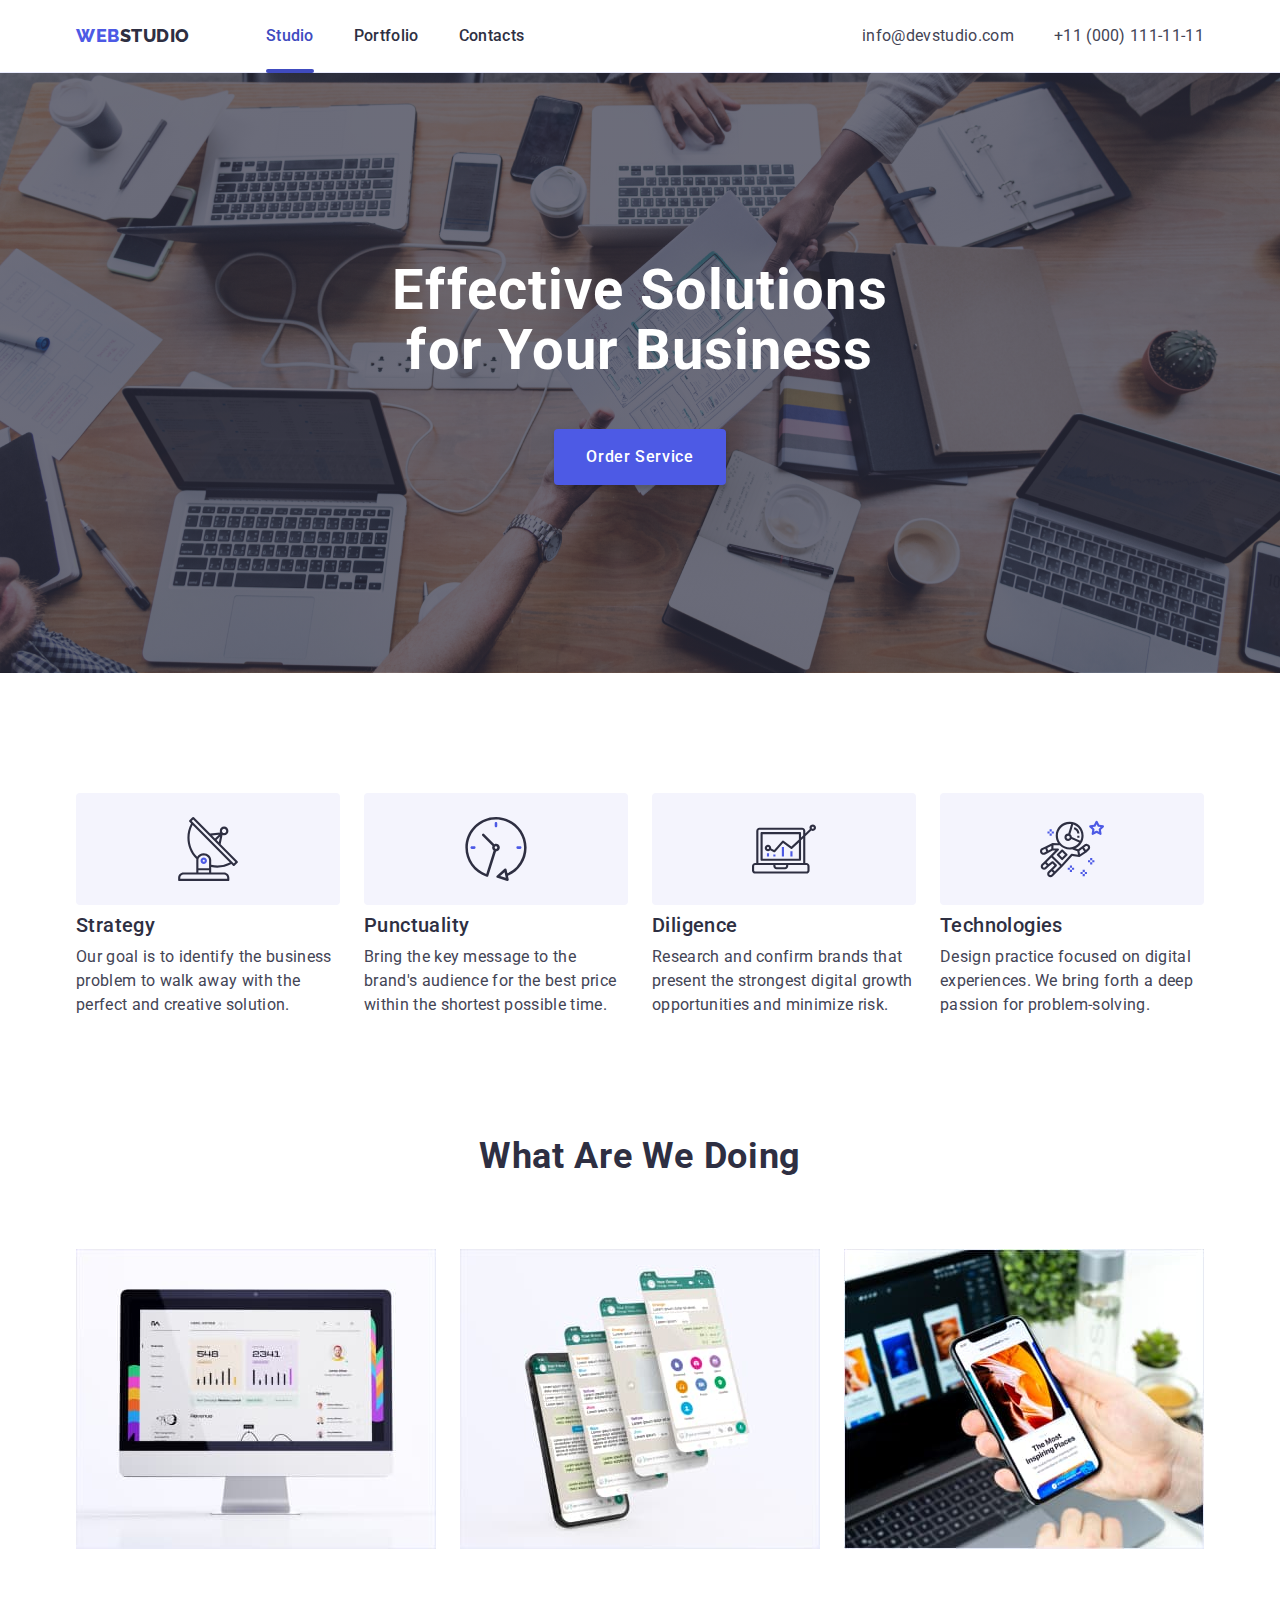
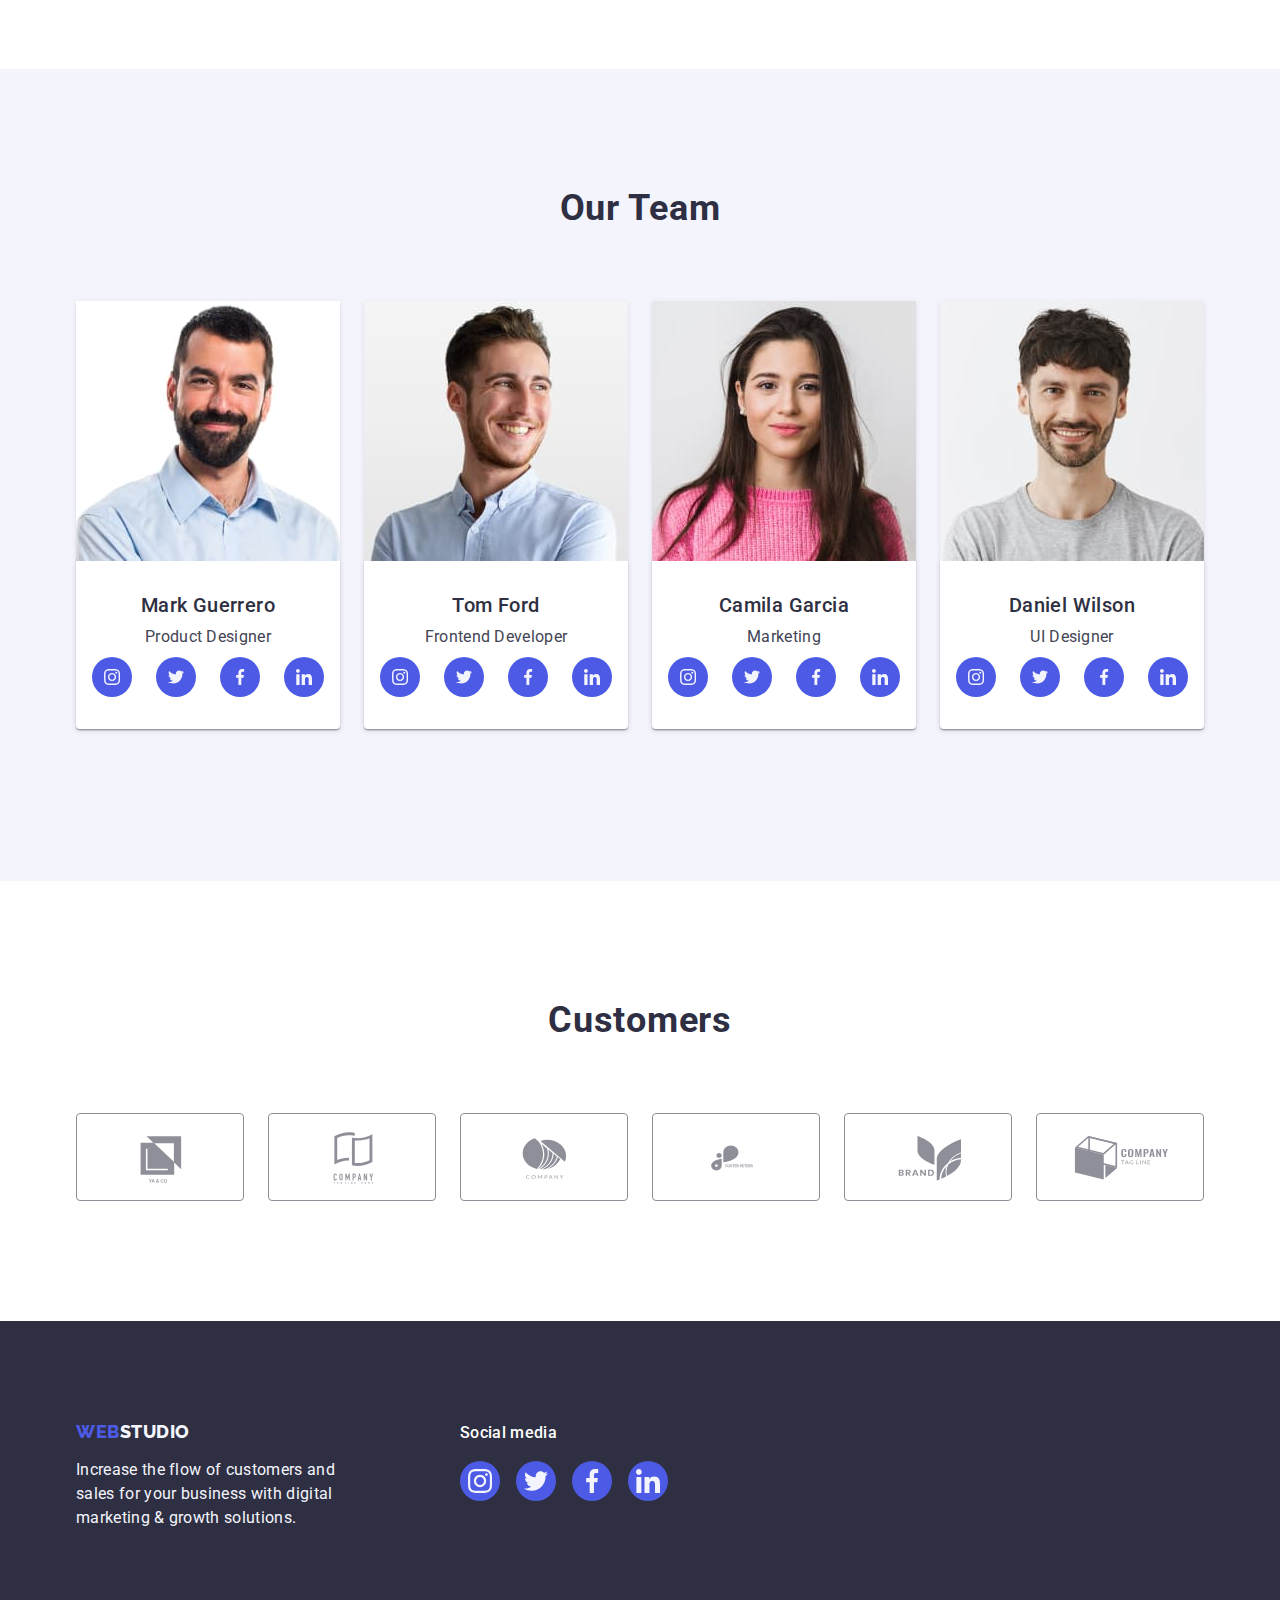
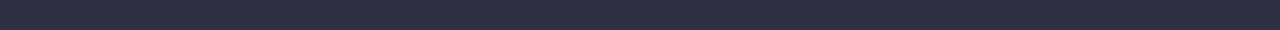
<file: index.html>
<!DOCTYPE html>
<html lang="en">
<head>
    <meta charset="UTF-8">
    <meta http-equiv="X-UA-Compatible" content="IE=edge">
    <meta name="viewport" content="width=device-width, initial-scale=1.0">
    <title>Document</title>
      <!--Normalize-->
    <link rel="stylesheet" href="https://cdn.jsdelivr.net/npm/modern-normalize@2.0.0/modern-normalize.min.css">
    
    <link rel="preconnect" href="https://fonts.googleapis.com">
    <link rel="preconnect" href="https://fonts.gstatic.com" crossorigin>
    <link href="https://fonts.googleapis.com/css2?family=Raleway:wght@800&family=Roboto:wght@400;500;700&display=swap" rel="stylesheet">
    <!--Custom style-->
    <link  rel="stylesheet" href="./css/styles.css"/> 
  
</head>

<body>
    
    <header class="header-border"> 
        <div class="container header-container">
            <nav class="header-nav">
              <a class="logo link" href="./index.html"> Web<span class="logo-studio">Studio</span> </a>
              <ul class="list header-list">
                <li>
                    <a class="nav-link link active" href="./index.html"> Studio</a>
                </li>
                <li>
                    <a class="nav-link link" href="./portfolio.html"> Portfolio</a>
                </li>
                <li>
                    <a class="nav-link link" href=""> Contacts </a>
                </li>
              </ul>
            </nav>
            <address class="address link ">
                <ul class="list header-adress">
                    <li class="address">
                        <a class="link address-link" href="mailto:info@devstudio.com"> info@devstudio.com</a>
                    </li>
                    <li class="address">
                        <a class="link address-link" href="tel:+110001111111"> +11 (000) 111-11-11</a>
                    </li>
                </ul>
              </address>
        </div>
    
       </header> 

   <main>
     <!--Hero-->
     <section class="hero section"> 
        <div class="container">
            <h1 class="main-title">Effective Solutions for Your Business</h1>
            <button class="button-title" type="button" data-modal-open> Order Service </button>
        </div>
     </section>

     <!--Section 1-->
     <section class="section-one section">
        <div class="container">
            <h2 hidden> section1</h2>
            <ul class="list benefits">
                <li class="benefitsn-list">
                    <div class="icon-benefits">
                        <svg class="" width="64" height="64">
                          <use href="./images/icons.svg#icon-antenna"></use>
                        </svg>
                    </div>
                    <h3 class="section-one-title "> Strategy</h3>
                    <p class="paragraph">
                        Our goal is to identify the business problem to walk away with the perfect and creative solution.
                    </p>
                </li>
                <li class="benefitsn-list">
                    <div class="icon-benefits">
                        <svg class="" width="64" height="64">
                          <use href="./images/icons.svg#icon-clock"></use>
                        </svg>
                    </div>
                    <h3 class="section-one-title">Punctuality</h3>
                    <p class="paragraph">
                        Bring the key message to the brand's audience for the best price within the shortest possible time.
                    </p>
                </li>
                <li class="benefitsn-list">
                    <div class="icon-benefits">
                        <svg class="" width="64" height="64">
                          <use href="./images/icons.svg#icon-diagram"></use>
                        </svg>
                    </div>
                    <h3 class="section-one-title"> Diligence </h3>
                    <p class="paragraph"> Research and confirm brands that present the strongest digital growth opportunities and minimize risk. </p>
                </li>
                <li class="benefitsn-list">
                    <div class="icon-benefits ">
                        <svg class="" width="64" height="64">
                          <use href="./images/icons.svg#icon-astronaut"></use>
                        </svg>
                    </div>
                    <h3 class="section-one-title"> Technologies</h3>
                    <p class="paragraph"> Design practice focused on digital experiences. We bring forth a deep passion for problem-solving.</p>
                </li>
            </ul>
        </div>

     </section>

     <!--Section 2-->
     <section class="section">
        <div class="container">
            <h2 class="second-title work-title"> What are we doing </h2>
            <ul class="list work-list">
                <li class="work-image">
                    <img src="./images/Section-2/Monitor.jpg" alt="Monitor" height="300" width="360"/>
                </li>
                <li class="work-image">
                    <img src="./images/Section-2/Chat.jpg" alt="Chat" height="300" width="360"/>
                </li>
                <li class="work-image">
                    <img src="./images/Section-2/Mobile.jpg" alt="Mobile" height="300" width="360"/>
                </li>
            </ul>
        </div>

     </section>

     <!--Section 3-->
     <section class="section-team section">
        <div class="container">
            <h2 class="second-title team-title"> Our Team</h2>
            <ul class="list team">
                <li class="team-list">
                    <img src="./images/Section-3/Mark.jpg" alt="Mark Guerrero" height="260" width="264"/>
                    <div class="team-border">
                        <h3 class="name-team">Mark Guerrero</h3>
                        <p class="paragraph-team"> Product Designer</p>
                        <ul class="link-icon-team">
                            <li class="social-media-icon">
                                <a class="list-icon-team" href="">
                                    <svg class="icon-team" width="16" height="16">
                                      <use href="./images/icons.svg#icon-instagram"></use>
                                    </svg>
                                </a>
                            </li>
                            <li class="social-media-icon">
                                <a class="list-icon-team" href="">
                                    <svg class="icon-team" width="16" height="16">
                                        <use href="./images/icons.svg#icon-twitter"></use>
                                      </svg>
                                </a>
                            </li>
                            <li class="social-media-icon">
                                <a class="list-icon-team"  href="">
                                    <svg class="icon-team" width="16" height="16">
                                        <use href="./images/icons.svg#icon-facebook"></use>
                                      </svg>                
                                </a>
                            </li>
                            <li class="social-media-icon">
                                <a class="list-icon-team" href="">
                                    <svg class="icon-team" width="16" height="16">
                                        <use href="./images/icons.svg#icon-linkedin"></use>
                                      </svg>
                                </a>
                            </li>
                        </ul>
                    </div>
                </li>

                <li class="team-list">
                    <img src="./images/Section-3/Tom.jpg" alt="Tom Ford" height="260" width="264"/>
                    <div class="team-border">
                        <h3 class=" name-team"> Tom Ford</h3>
                        <p class="paragraph-team" > Frontend Developer</p>
                        <ul class="link-icon-team">
                            <li>
                                <a class="list-icon-team" href="">
                                    <svg class="icon-team" width="16" height="16">
                                      <use href="./images/icons.svg#icon-instagram"></use>
                                    </svg>
                                </a>
                            </li>
                            <li >
                                <a class="list-icon-team" href="">
                                    <svg class="icon-team" width="16" height="16">
                                        <use href="./images/icons.svg#icon-twitter"></use>
                                      </svg>
                                </a>
                            </li>
                            <li >
                                <a class="list-icon-team"  href="">
                                    <svg class="icon-team" width="16" height="16">
                                        <use href="./images/icons.svg#icon-facebook"></use>
                                      </svg>                
                                </a>
                            </li>
                            <li >
                                <a class="list-icon-team" href="">
                                    <svg class="icon-team" width="16" height="16">
                                        <use href="./images/icons.svg#icon-linkedin"></use>
                                      </svg>
                                </a>
                            </li>
                        </ul>
                    </div>
                </li>

                <li class="team-list">
                    <img src="./images/Section-3/Camila.jpg" alt="Camila Garcia" height="260" width="264"/>
                    <div class="team-border">
                        <h3 class="name-team"> Camila Garcia</h3>
                        <p class="paragraph-team"> Marketing</p>
                        <ul class="link-icon-team">
                            <li>
                                <a class="list-icon-team" href="">
                                    <svg class="icon-team" width="16" height="16">
                                      <use href="./images/icons.svg#icon-instagram"></use>
                                    </svg>
                                </a>
                            </li>
                            <li >
                                <a class="list-icon-team" href="">
                                    <svg class="icon-team" width="16" height="16">
                                        <use href="./images/icons.svg#icon-twitter"></use>
                                      </svg>
                                </a>
                            </li>
                            <li >
                                <a class="list-icon-team"  href="">
                                    <svg class="icon-team" width="16" height="16">
                                        <use href="./images/icons.svg#icon-facebook"></use>
                                      </svg>                
                                </a>
                            </li>
                            <li >
                                <a class="list-icon-team" href="">
                                    <svg class="icon-team" width="16" height="16">
                                        <use href="./images/icons.svg#icon-linkedin"></use>
                                      </svg>
                                </a>
                            </li>
                        </ul>
                    </div>
                </li>

                <li class="team-list">
                    <img src="./images/Section-3/Daniel.jpg" alt="Daniel Wilson" height="260" width="264"/>
                    <div class="team-border">
                        <h3 class=" name-team"> Daniel Wilson</h3>
                        <p class="paragraph-team">UI Designer</p>
                        <ul class="link-icon-team">
                            <li>
                                <a class="list-icon-team" href="">
                                    <svg class="icon-team" width="16" height="16">
                                      <use href="./images/icons.svg#icon-instagram"></use>
                                    </svg>
                                </a>
                            </li>
                            <li >
                                <a class="list-icon-team" href="">
                                    <svg class="icon-team" width="16" height="16">
                                        <use href="./images/icons.svg#icon-twitter"></use>
                                      </svg>
                                </a>
                            </li>
                            <li >
                                <a class="list-icon-team"  href="">
                                    <svg class="icon-team" width="16" height="16">
                                        <use href="./images/icons.svg#icon-facebook"></use>
                                      </svg>                
                                </a>
                            </li>
                            <li >
                                <a class="list-icon-team" href="">
                                    <svg class="icon-team" width="16" height="16">
                                        <use href="./images/icons.svg#icon-linkedin"></use>
                                      </svg>
                                </a>
                            </li>
                        </ul>
                    </div>
                </li>

            </ul>
        </div>
    
     </section>

    <!--Section 4-->
     <section class="section section-four">
            <div class="container">
                <h2 class="second-title customers-title"> Customers</h2>
                <ul class="customers">
                    <li class="conteiner-icon-customers">
                        <a class="customers-link" href="">
                            <svg class="icon-customers" width="104" height="56">
                              <use href="./images/icons.svg#icon-logo1"></use>
                            </svg>
                        </a>
                    </li>
                    <li class="conteiner-icon-customers">
                        <a class="customers-link" href="">
                            <svg class="icon-customers" width="104" height="56">
                              <use href="./images/icons.svg#icon-logo2"></use>
                            </svg>
                        </a>
                    </li>
                    <li class="conteiner-icon-customers">
                        <a class="customers-link" href="">
                            <svg class="icon-customers" width="104" height="56">
                                <use href="./images/icons.svg#icon-logo3"></use>
                              </svg>
                        </a>
                    </li>
                    <li class="conteiner-icon-customers">
                        <a class="customers-link" href="">
                            <svg class="icon-customers" width="104" height="56">
                                <use href="./images/icons.svg#icon-logo4"></use>
                              </svg>
                        </a>
                    </li>
                    <li class="conteiner-icon-customers">
                        <a class="customers-link" href="">
                            <svg class="icon-customers" width="104" height="56">
                                <use href="./images/icons.svg#icon-logo5"></use>
                              </svg>
                        </a>
                    </li>
                    <li class="conteiner-icon-customers">
                        <a class="customers-link" href="">
                            <svg class="icon-customers" width="104" height="56">
                                <use href="./images/icons.svg#icon-logo6"></use>
                              </svg>
                        </a>
                    </li>
                </ul>
                 

            </div>

     </section>

   </main>

   <footer class="footer">
    <div class="container footer-boxes">
        <div class="footer-content">
            <a class="logo link footer-link" href="./index.html"> Web<span class="logo-studio-footer">Studio</span> </a>
            <p class="paragraph-footer"> Increase the flow of customers and  sales for your business with digital  marketing & growth solutions.</p>
        </div>

        <div>
            <p class="footer-p-sm"> Social media </p>
            <ul class="footer-icon">
                <li class="link-sm">
                    <a class="footer-list-icon" href="">
                        <svg class="icon-team" width="24" height="24">
                          <use href="./images/icons.svg#icon-instagram"></use>
                        </svg>
                    </a>
                </li>
                <li class="link-sm">
                    <a class="footer-list-icon" href="">
                        <svg class="icon-team" width="24" height="24">
                            <use href="./images/icons.svg#icon-twitter"></use>
                          </svg>
                    </a>
                </li>
                <li class="link-sm">
                    <a class="footer-list-icon"  href="">
                        <svg class="icon-team" width="24" height="24">
                            <use href="./images/icons.svg#icon-facebook"></use>
                          </svg>                
                    </a>
                </li>
                <li class="link-sm">
                    <a class="footer-list-icon" href="">
                        <svg class="icon-team" width="24" height="24">
                            <use href="./images/icons.svg#icon-linkedin"></use>
                          </svg>
                    </a>
                </li>
            </ul>


        </div>
    </div>

  </footer>

  <!--Modal window-->
  <div class="backdrop is-hidden" data-modal>
    <div class="modal">
        <button class="modal-btn" type="button" data-modal-close>
            <svg class="modal-icon" width="8" height="8">
              <use href="./images/icons.svg#icon-close-black"></use>
            </svg>
        </button>

    </div>
  </div>

  <script src="./js/modal.js"></script>
</body> 
</html>
</file>
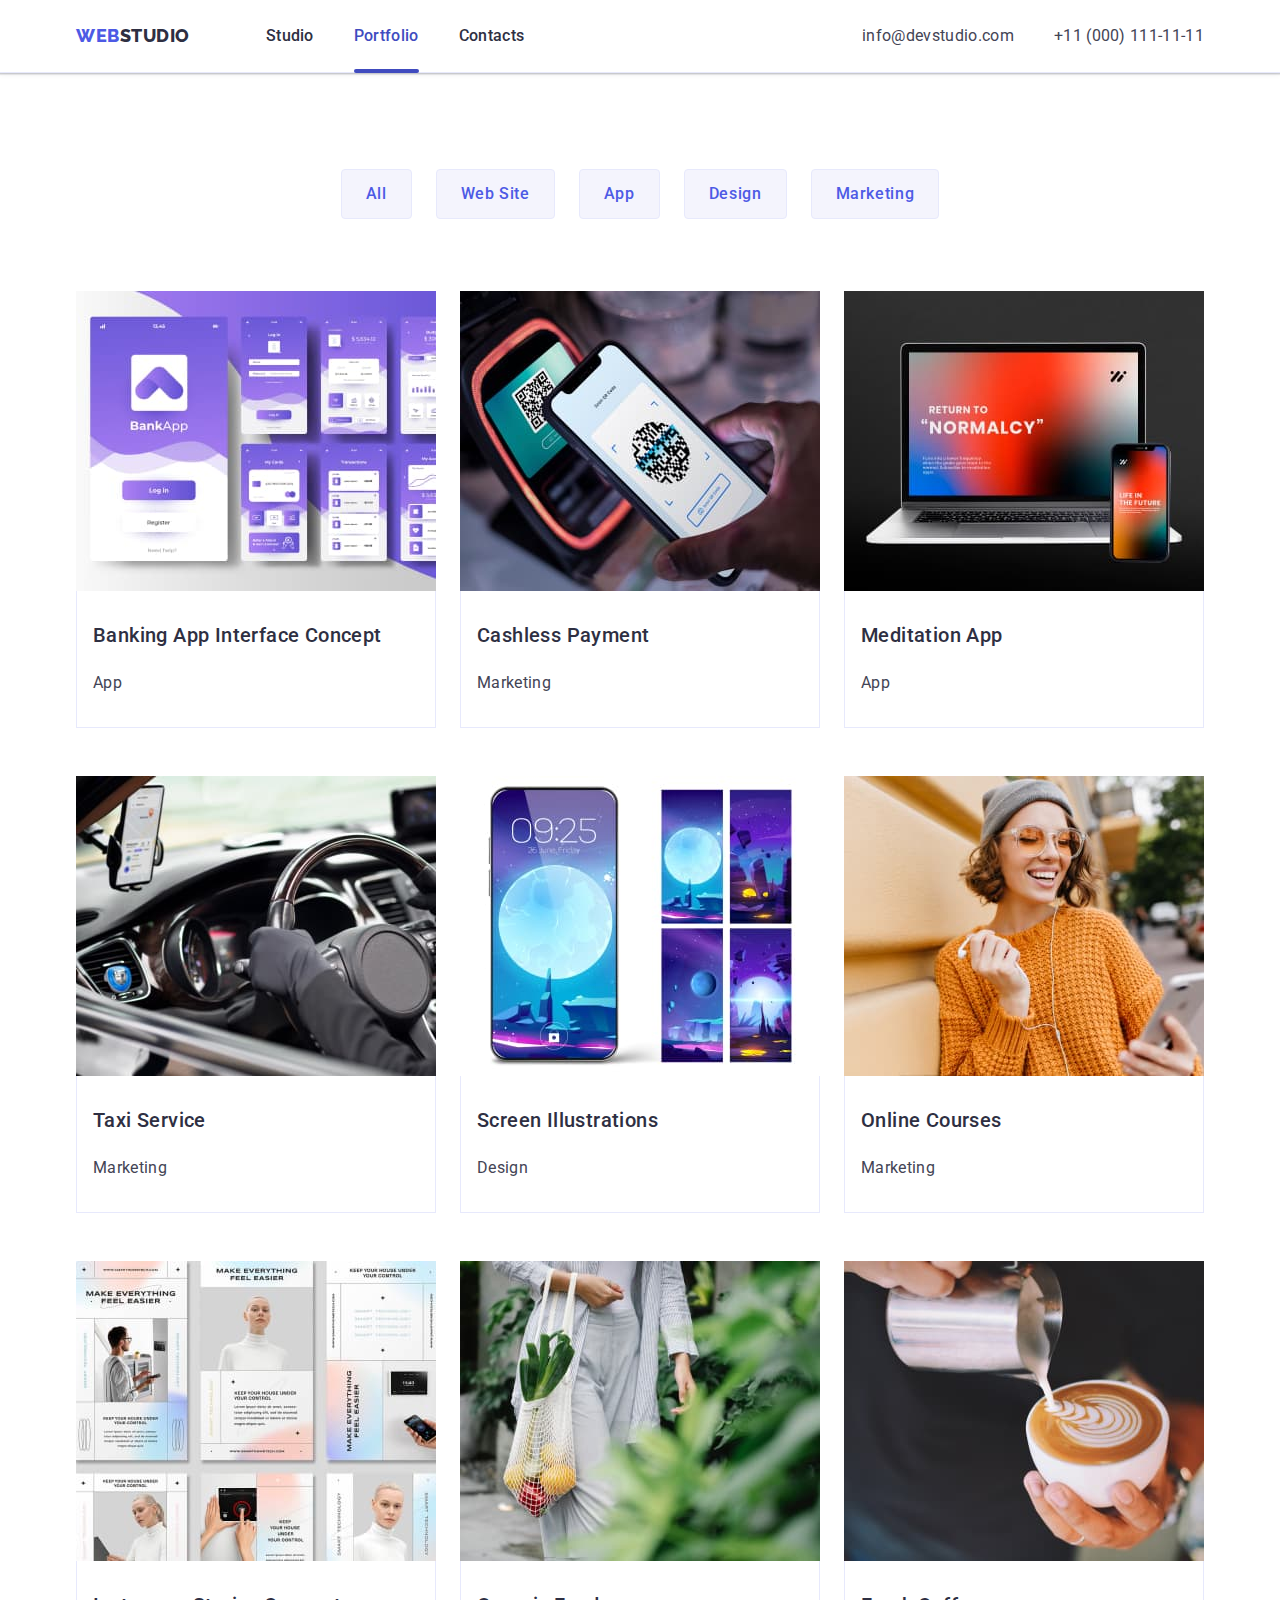
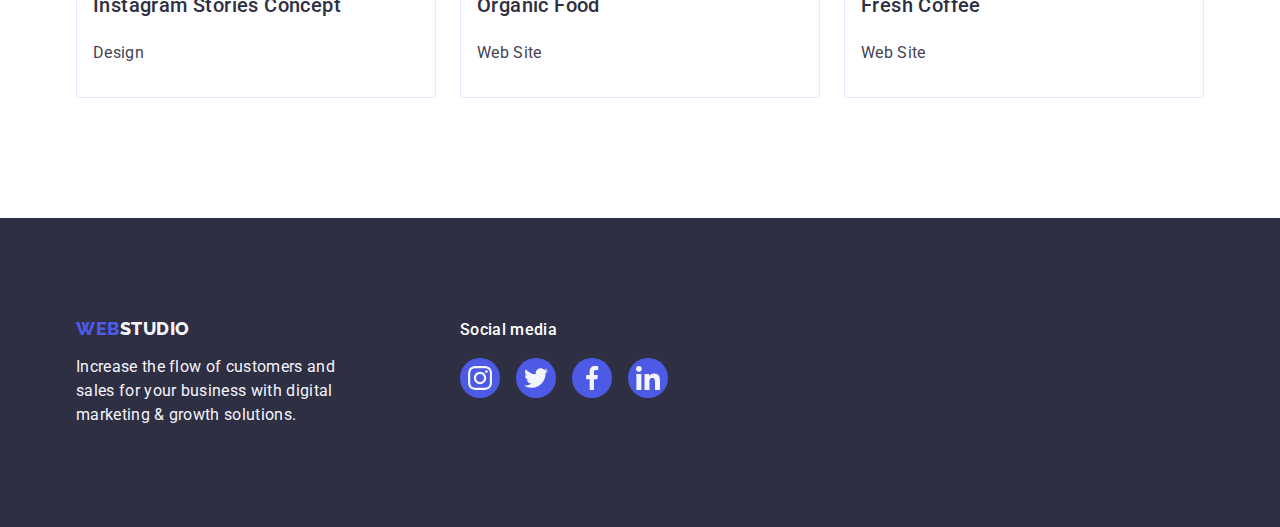
<file: portfolio.html>
<!DOCTYPE html>
<html lang="en"> 
<head>
    <meta charset="UTF-8">
    <meta http-equiv="X-UA-Compatible" content="IE=edge">
    <meta name="viewport" content="width=device-width, initial-scale=1.0">
    <title>Document</title>
    <!--Normalize-->
    <link rel="stylesheet" href="https://cdn.jsdelivr.net/npm/modern-normalize@2.0.0/modern-normalize.min.css">
    
    <link rel="preconnect" href="https://fonts.googleapis.com">
    <link rel="preconnect" href="https://fonts.gstatic.com" crossorigin>
    <link href="https://fonts.googleapis.com/css2?family=Raleway:wght@800&family=Roboto:wght@400;500;700&display=swap" rel="stylesheet">
    <!--Custom style-->
    <link  rel="stylesheet" href="./css/styles.css"/> 
    
 
</head>

<body>
    
    <header class="header-border"> 
        <div class="container header-container">
            <nav class="header-nav">
              <a class="logo link" href="./index.html"> Web<span class="logo-studio">Studio</span> </a>
              <ul class="list header-list">
                <li>
                    <a class="nav-link link " href="./index.html"> Studio</a>
                </li>
                <li>
                    <a class="nav-link link active" href="./portfolio.html"> Portfolio</a>
                </li>
                <li>
                    <a class="nav-link link" href=""> Contacts </a>
                </li>
              </ul>
            </nav>
            <address class="address link ">
                <ul class="list header-adress">
                    <li class="address">
                        <a class="link address-link" href="mailto:info@devstudio.com"> info@devstudio.com</a>
                    </li>
                    <li class="address">
                        <a class="link address-link" href="tel:+110001111111"> +11 (000) 111-11-11</a>
                    </li>
                </ul>
              </address>
        </div>
    
       </header> 
    <main>
        <!--Button -->
        <section class="section-portfolio">
            <div class="container">
                <h1 class="visually-hidden"> Button</h1>
                <ul class="list meny-portfolio">
                    <li><button class="button-portfolio" type="button"> All </button> </li>
                    <li><button class="button-portfolio" type="button"> Web Site </button> </li>
                    <li><button class="button-portfolio" type="button"> App </button> </li>
                    <li><button class="button-portfolio" type="button"> Design </button> </li>
                    <li><button class="button-portfolio" type="button"> Marketing</button> </li>
                </ul>
                        
                         <!--Photo-->
                <ul class="list  gallery-portfolio card-set">
                    <li class="gallery-list card-set-item ">
                        <a class="link overlay-position" href="">
                            <div class="wrapper-img">
                                <img src="./images/hw-2/img01.jpg" alt="Banking App Interface Concept" width="360" height="300">
                            <div class="overlay">    
                                <p class="overlay-p"> 14 Stylish and User-Friendly App Design Concepts · Task Manager App · Calorie Tracker App · Exotic Fruit Ecommerce App · Cloud Storage App</p>
                            </div>
                            </div>
                            
                            <div class="border-portfolio">
                                <h2 class="third-title title-gallery"> Banking App Interface Concept </h2>
                                <p class="paragraph"> App </p>
                            </div>
                        </a>
                    </li>
                    <li class="gallery-list card-set-item ">
                        <a class="link overlay-position" href="">
                            <div class="wrapper-img">
                                <img src="./images/hw-2/img02.jpg" alt="Cashless Payment" width="360" height="300">
                                <div class="overlay">    
                                <p class="overlay-p"> 14 Stylish and User-Friendly App Design Concepts · Task Manager App · Calorie Tracker App · Exotic Fruit Ecommerce App · Cloud Storage App</p>
                                </div>
                            </div>

                            

                            <div class="border-portfolio ">
                                <h2 class="third-title title-gallery"> Cashless Payment</h2>
                                <p class="paragraph"> Marketing</p>
                            </div>
                        </a>
                    </li>
                    <li class="gallery-list card-set-item ">
                        <a class="link overlay-position" href="">
                            <div class="wrapper-img">
                                <img src="./images/hw-2/img03.jpg" alt="Meditation App" width="360" height="300">
                                <div class="overlay">    
                                <p class="overlay-p"> 14 Stylish and User-Friendly App Design Concepts · Task Manager App · Calorie Tracker App · Exotic Fruit Ecommerce App · Cloud Storage App</p>
                                </div>
                            
                            </div>

                            <div class="border-portfolio">
                                <h2 class="third-title title-gallery"> Meditation App</h2>
                                <p class="paragraph"> App</p>
                            </div>
                        </a>
                    </li>
                    <li class="gallery-list card-set-item ">
                        <a class="link overlay-position" href="">
                            <div class="wrapper-img">
                                <img src="./images/hw-2/img04.jpg" alt="Taxi Service" width="360" height="300">
                                <div class="overlay">    
                                <p class="overlay-p"> 14 Stylish and User-Friendly App Design Concepts · Task Manager App · Calorie Tracker App · Exotic Fruit Ecommerce App · Cloud Storage App</p>
                                 </div>
                           
                            </div>

                            <div class="border-portfolio">
                                <h2 class="third-title title-gallery"> Taxi Service</h2>
                                <p class="paragraph"> Marketing</p>
                            </div>
                        </a>
                    </li>
                    <li class="gallery-list card-set-item ">
                        <a class="link overlay-position" href="">
                            <div class="wrapper-img">
                                <img src="./images/hw-2/img05.jpg" alt="Screen Illustrations" width="360" height="300">
                                <div class="overlay">    
                                    <p class="overlay-p"> 14 Stylish and User-Friendly App Design Concepts · Task Manager App · Calorie Tracker App · Exotic Fruit Ecommerce App · Cloud Storage App</p>
                                </div>
                            
                            </div>

                            

                            <div class="border-portfolio">
                                <h2 class="third-title title-gallery"> Screen Illustrations</h2>
                                <p class="paragraph"> Design</p>
                            </div>
                        </a>
                    </li>
                    <li class="gallery-list card-set-item ">
                        <a class="link overlay-position" href="">
                            <div class="wrapper-img">
                                <img src="./images/hw-2/img06.jpg" alt="Online Courses" width="360" height="300">
                                <div class="overlay">    
                                    <p class="overlay-p"> 14 Stylish and User-Friendly App Design Concepts · Task Manager App · Calorie Tracker App · Exotic Fruit Ecommerce App · Cloud Storage App</p>
                                </div>
                            
                            </div>

                            

                            <div class="border-portfolio">
                                <h2 class="third-title title-gallery"> Online Courses</h2>
                                <p class="paragraph"> Marketing</p>
                            </div>
                        </a>
                    </li>
                    <li class="gallery-list card-set-item ">
                        <a class="link overlay-position" href="">
                            <div class="wrapper-img">
                                <img src="./images/hw-2/img07.jpg" alt="Instagram Stories Concept" width="360" height="300">
                                <div class="overlay">    
                                    <p class="overlay-p"> 14 Stylish and User-Friendly App Design Concepts · Task Manager App · Calorie Tracker App · Exotic Fruit Ecommerce App · Cloud Storage App</p>
                                </div>
                            
                            </div>

                            

                            <div class="border-portfolio">
                                <h2 class="third-title title-gallery"> Instagram Stories Concept</h2>
                                <p class="paragraph"> Design</p>
                            </div>
                        </a>
                    </li>
                    <li class="gallery-list card-set-item ">
                        <a class="link overlay-position" href="">
                            <div class="wrapper-img">
                                <img src="./images/hw-2/img08.jpg" alt="Organic Food" width="360" height="300">
                                <div class="overlay">    
                                    <p class="overlay-p"> 14 Stylish and User-Friendly App Design Concepts · Task Manager App · Calorie Tracker App · Exotic Fruit Ecommerce App · Cloud Storage App</p>
                                </div>
                            
                            </div>
                            <div class="border-portfolio">
                                <h2 class="third-title title-gallery"> Organic Food</h2>
                                <p class="paragraph"> Web Site</p>
                            </div>
                        </a>
                    </li>
                    <li class="gallery-list card-set-item ">
                        <a class="link overlay-position" href="">
                            <div class="wrapper-img">
                                <img src="./images/hw-2/img09.jpg" alt="Fresh Coffee" width="360" height="300">
                                <div class="overlay">    
                                    <p class="overlay-p"> 14 Stylish and User-Friendly App Design Concepts · Task Manager App · Calorie Tracker App · Exotic Fruit Ecommerce App · Cloud Storage App</p>
                                </div>
                            
                            </div>
                            <div class="border-portfolio">
                                <h2 class="third-title title-gallery"> Fresh Coffee</h2>
                                <p class="paragraph"> Web Site</p>
                            </div>
                        </a>
                    </li>
                </ul>
            </div>

        </section>

    </main>

    <footer class="footer">
        <div class="container footer-boxes">
            <div class="footer-content">
                <a class="logo link footer-link" href="./index.html"> Web<span class="logo-studio-footer">Studio</span> </a>
                <p class="paragraph-footer"> Increase the flow of customers and  sales for your business with digital  marketing & growth solutions.</p>
            </div>
    
            <div>
                <p class="footer-p-sm"> Social media </p>
                <ul class="footer-icon">
                    <li class="link-sm">
                        <a class="footer-list-icon" href="">
                            <svg class="icon-team" width="24" height="24">
                              <use href="./images/icons.svg#icon-instagram"></use>
                            </svg>
                        </a>
                    </li>
                    <li class="link-sm">
                        <a class="footer-list-icon" href="">
                            <svg class="icon-team" width="24" height="24">
                                <use href="./images/icons.svg#icon-twitter"></use>
                              </svg>
                        </a>
                    </li>
                    <li class="link-sm">
                        <a class="footer-list-icon"  href="">
                            <svg class="icon-team" width="24" height="24">
                                <use href="./images/icons.svg#icon-facebook"></use>
                              </svg>                
                        </a>
                    </li>
                    <li class="link-sm">
                        <a class="footer-list-icon" href="">
                            <svg class="icon-team" width="24" height="24">
                                <use href="./images/icons.svg#icon-linkedin"></use>
                              </svg>
                        </a>
                    </li>
                </ul>
    
    
            </div>
        </div>
    
      </footer>

</body>


</html>
</file>
<file: css/styles.css>
:root{
    --brand-color:#434455;
    --drand-white-color:#FFFFFF;
    --logo-web-color: #4D5AE5;
    --logo-studio-color: #2E2F42;
    --secondry-brand-color: #2E2F42;
    --hover-focus-color:  #404BBF;
    --brand-iris-color: #4D5AE5;
    --cloud-color: #F4F4FD;
    --cornflowe: #E7E9FC;
    --gray: rgba(46, 47, 66, 0.70) ;
    --lightslate: #8E8F99;
    --ocean: #404BBF;
    --hover-icon-footer: #31D0AA;
    --navyblue-modal: rgba(46, 47, 66, 0.40);
    --dairy: #FCFCFC;
    --primary-font: 'Roboto', sans-serif;
    --indent: 24px;
    --items: 3;

}

*,
*::before,
*::after{
    box-sizing: border-box;
}

/* Common styles*/

body{
    font-family: 'Roboto', sans-serif; ;
    color: var(--brand-color);
    background-color: var(--drand-white-color);
    font-style: normal;
    font-weight: 400;
    font-size: 16px;
    line-height: 1.5;
    letter-spacing: 0.02em;
}

/*Reset*/
h1,
h2,
h3,
h4,
h5,
h6,
p {
  margin: 0;
}

img {
  display: block;
}


.list,
ul,
ol{
    list-style: none;
    margin: 0;
    padding: 0;
}

.link,
a{
    text-decoration: none;
    color: currentColor;
}

.btn,
button{
    font-family: inherit;
    cursor: pointer;
}

.visually-hidden {
    position: absolute;
    width: 1px;
    height: 1px;
    margin: -1px;
    border: 0;
    padding: 0;
    
    white-space: nowrap;
    clip-path: inset(100%);
    clip: rect(0 0 0 0);
    overflow: hidden;
  }

/* Base styles*/
.section{
    padding-bottom: 120px;
}
 
.container{
    width: 1158px;
    margin-left: auto;
    margin-right: auto;
    padding-left: 15px;
    padding-right: 15px;
}

.card-set{
    display: flex;
    flex-wrap: wrap;
    column-gap: var(--indent);
    row-gap: 48px;
}

.card-set-item{
    width: calc((100%-var(--indent)*(var(--items-1)))/var(--items));
}


/*Header styles*/

header{
    background-color: var(--drand-white-color);
}

.header-border{
    border-bottom: 1px solid var(--cornflowe);
    box-shadow:  0px 2px 1px rgba(46, 47, 66, 0.08), 0px 1px 1px rgba(46, 47, 66, 0.16), 0px 1px 6px rgba(46, 47, 66, 0.08);
}

.header-container{
    display: flex;
    justify-content: space-between;
    align-items: center;
    flex-shrink: 0;
}

.header-nav{
    display: flex;
    align-items: center;
}

.logo{
    font-family: 'Raleway', sans-serif;
    font-weight: 800;
    font-size: 18px;
    line-height: 1.17;
    letter-spacing: 0.03em;
    text-transform: uppercase;
    color: var(--logo-web-color);
    margin-right: 76px;
}

.logo-studio{
    color: var(--logo-studio-color);
}

.header-list{
    display: flex;
    align-items: center;
    gap: 40px;
    transition: color 250ms cubic-bezier(0.4, 0, 0.2, 1);
}

.nav-link{
    display: block;
    position: relative;
    font-weight: 500;
    line-height: 1.5;
    letter-spacing: 0.02em;
    color: var(--secondry-brand-color);
    padding: 24px 0;
    transition: color 250ms cubic-bezier(0.4, 0, 0.2, 1);
}

.nav-link.active{
    color: var(--ocean);
}
.nav-link.active::after{
    content: '';
    position: absolute;
    bottom: 0;
    left: 0;
    bottom: -1px;

    display: block;
    width: 100%;
    height: 4px;
    background-color: var(--ocean);
    border-radius: 2px;
}

.address{
    font-family: inherit;
    font-style: normal;
    color: var(--brand-color);
    
}

.header-adress{
    display: flex;
    align-items: center;
    gap: 40px;
}
.address-link{
    transition: color 250ms cubic-bezier(0.4, 0, 0.2, 1);

}

.address-link:hover,
.address-link:focus{
    color: var(--hover-focus-color);
}

.nav-list:hover,
.nav-list:focus{
    color: var(--hover-focus-color);
}



/*main*/
/*hero section*/

.hero{
    background-color: var(--secondry-brand-color);
    padding-top: 188px;
    padding-bottom: 188px;
    background-image: linear-gradient(rgba(46, 47, 66, 0.7), rgba(46, 47, 66, 0.7)), url(../images/img-name.jpg);
    max-width: 1440px;
    margin: 0 auto;
    background-repeat: no-repeat;
    background-position: center;
    background-size: cover;
 }


.section-one{
    padding-top: 120px;
}
    


.main-title{
    font-weight: 700;
    font-size: 56px;
    line-height: 1.07;
    text-align: center;
    letter-spacing: 0.02em;
    color: var(--drand-white-color);
    display: flex;
    width: 496px;
    flex-direction: column;
    flex-shrink: 0;
    margin: 0 auto;
    padding-bottom: 48px;
    max-width: 496px; 
}

.button-title{
    background-color: var(--brand-iris-color);
    color: var(--drand-white-color);
    font-size: 16px;
    letter-spacing: 0.04em;
    font-weight: 500;
    line-height: 1.5;
    display: inline-flex;
    padding: 16px 32px;
    align-items: flex-start;
    margin-left: auto;
    margin-right: auto;
    display: block;
    min-width: 169px;
    height: 56px;
    border: none;
    border-radius: 4px;
    background: var(--brand-iris-color, #4D5AE5);
    box-shadow: 0px 4px 4px 0px rgba(0, 0, 0, 0.15);
    transition: background-color 250ms cubic-bezier(0.4, 0, 0.2, 1);
}

.button-title:hover,
.button-title:focus{
    background-color: var(--hover-focus-color);
}

/* section one*/

.third-title{
    font-weight: 500;
    font-size: 20px;
    line-height: 1.2;
    letter-spacing: 0.02em;
    color: var(--secondry-brand-color);
    padding-bottom: 8px;
    }

.icon-benefits{
    display: flex;
   align-items: center;
   justify-content: center;
   height: 112px;
   background-color: var(--cloud-color);
   padding: 24px 100px;
   margin-bottom: 8px;
   border-radius: 4px;


}

.benefits{
    display: flex;
    align-items: center;
    justify-content: space-between;
    gap: 24px;
}

.benefitsn-list{
    width: 264px;
}

.paragraph{

}

.second-title{
    font-weight: 700;
    font-size: 36px;
    line-height: 1.11;
    letter-spacing: 0.02em;
    text-align: center;
    text-transform: capitalize;
    color: var(--secondry-brand-color);
}

.section-one-title{
    margin-bottom: 8px;
    font-weight: 500;
    font-size: 20px;
    line-height: 1.2;
    letter-spacing: 0.02em;
    color: var(--secondry-brand-color);
    
}

/*section two*/

.work-title{
   /* padding-bottom: 72px;*/
   margin-bottom: 72px;
}

.work-list{
    display: flex;
    gap: 24px;
}

.work-image{
    width: calc((100% - 48px) / 3);
}

/*Section three - TEAM*/

.section-team{
    background-color: var(--cloud-color);
    padding: 120px 0;
}


.team-list{
    background-color: var(--drand-white-color);
    border-radius: 0px 0px 4px 4px;
    box-shadow: 0px 2px 1px 0px rgba(46, 47, 66, 0.08), 0px 1px 1px 0px rgba(46, 47, 66, 0.16), 0px 1px 6px 0px rgba(46, 47, 66, 0.08);
}

.team-title{
    margin-bottom: 72px; 
}

.team{
    display: flex;
    padding: 0px 0px 32px 0px;

    justify-content: center;
    align-items: center;
    gap: 24px;
}

.team-border{
    padding: 32px 0;
    display: flex;
    width: 264px;
    flex-direction: column;
    justify-content: center;
    align-items: center;
    border-radius: 0px 0px 4px 4px;
    background: var(--white, #FFF);
    box-shadow: 0px 2px 1px 0px rgba(46, 47, 66, 0.08), 0px 1px 1px 0px rgba(46, 47, 66, 0.16), 0px 1px 6px 0px rgba(46, 47, 66, 0.08);
}

.paragraph-team{
    text-align: center;
}

.name-team{
    text-align: center;
    margin-bottom: 8px;
    font-weight: 500;
    font-size: 20px;
    line-height: 1.2;
    letter-spacing: 0.02em;
    color: var(--secondry-brand-color);
    
}

.list-icon-team{
    display: flex;
    align-items: center;
    justify-content: center;
    height: 100%;
    width: 100%;
    width: 40px;
    height: 40px;
    border-radius: 50%;
    background-color: var(--logo-web-color);
    position: relative;
    transition: background-color 250ms cubic-bezier(0.4, 0, 0.2, 1);
  }


.list-icon-team:hover,
.list-icon-team:focus{
    background-color: var(--ocean);
}

.link-icon-team{
    display: flex;
    align-items: center;
    justify-content: center;
    gap: 24px;
    padding-top: 8px;
}

.icon-team{
   fill: var(--cloud-color);
}

.social-media-icon{}

/* Section four - customers*/

.section-four{
    padding-top: 120px; 
    padding-bottom: 120px;
}

.customers-title{
    margin-bottom: 72px;
}

.customers{
    display: flex;
    align-items: center;
    justify-content: center;
    gap: 24px;
}

.conteiner-icon-customers{

}

.icon-customers{
    /*fill: var(--lightslate);*/
    fill: currentColor;
    transition: fill 250ms cubic-bezier(0.4, 0, 0.2, 1);
}


.customers-link{
    display: flex;
    align-items: center;
    justify-content: center;
    counter-reset: var(--lightslate);
    padding: 16px 32px;
    width: 168px;
    height: 88px;
    border-radius: 4px;
    color: var(--lightslate);
    border: 1px solid var(--lightslate, #8E8F99);
    transition: border-color 250ms cubic-bezier(0.4, 0, 0.2, 1), color 250ms cubic-bezier(0.4, 0, 0.2, 1);
  }


 
  .customers-link:hover .icon-customers{
    fill:var(--ocean);
  }

  .customers-link:hover,
  .customers-link:focus{
    border-color: var(--ocean);
    color: var(--ocean);
  }


  /*FOOTER*/

.footer{
    background-color: var(--secondry-brand-color);
    padding-top: 100px;
    padding-bottom: 100px;
}

.footer-link{
    display: inline-block;
    margin-bottom: 16px;
}

.logo-studio-footer{
    color: var(--cloud-color);
}

.paragraph-footer{
    color: var(--cloud-color);
    width: 264px;
    
}

.footer-boxes{
    display: flex;
    align-items: baseline;
    
}


.footer-p-sm{
    font-weight: 500;
    line-height: 24px;
    letter-spacing: 0.32px;
    color: var(--drand-white-color);
    margin-bottom: 16px;
}

.footer-content{
    margin-right: 120px;
}
.footer-icon{
    display: flex;
    align-items: center;
    justify-content: center;
    gap: 16px;
}
.footer-list-icon{
    display: flex;
    align-items: center;
    justify-content: center;
    height: 100%;
    width: 100%;
    width: 40px;
    height: 40px;
    border-radius: 50%;
    background-color: var(--logo-web-color);
    position: relative;
    transition: background-color 250ms cubic-bezier(0.4, 0, 0.2, 1);
}

.footer-list-icon:hover,
.footer-list-icon:focus{
    background-color: var(--hover-icon-footer);
}

.link-sm{

}
    

/*PAGE PORTFOLIO*/


.button-portfolio{
    font-weight: 500;
    font-size: 16px;
    text-align: center;
    line-height: 1.5;
    letter-spacing: 0.04em;
    color: var(--brand-iris-color);
    background-color: var(--cloud-color);
    padding: 12px 24px;
    justify-content: center;
    align-items: center;
    border-radius: 4px;
    border: 1px solid var(--cornflower, #E7E9FC);
    background: var(--cloud, #F4F4FD);
    transition: color 250ms cubic-bezier(0.4, 0, 0.2, 1), background-color 250ms cubic-bezier(0.4, 0, 0.2, 1),
    border-color 250ms cubic-bezier(0.4, 0, 0.2, 1);
    
}

.button-portfolio:hover,
.button-portfolio:focus{
    background-color: var(--hover-focus-color);
    color: var(--drand-white-color);
    border: 1px solid transparent;

}

.section-portfolio{
    padding-top: 96px; 
    padding-bottom: 120px;
}

.gallery-list{
    background-color: var(--drand-white-color);
   overflow: hidden;
    transition: box-shadow 250ms cubic-bezier(0.4, 0, 0.2, 1)
}

.gallery-list:hover,
.gallery-list:focus{
    box-shadow: 0px 2px 1px 0px rgba(46, 47, 66, 0.08), 0px 1px 1px 0px rgba(46, 47, 66, 0.16), 0px 1px 6px 0px rgba(46, 47, 66, 0.08);
}


.meny-portfolio{
    
    display: flex;
    align-items: center;
    justify-content: center;
    gap: 24px;
    margin-bottom: 72px
}

.border-portfolio{
    display: flex;
    width: 360px;
    padding: 32px 16px;
    flex-direction: column;
    align-items: flex-start;
    gap: 8px;
    flex-shrink: 0;
    border-bottom: 1px solid var(--cornflowe, #E7E9FC);
    border-left: 1px solid var(--cornflowe, #E7E9FC);
    border-right: 1px solid var(--cornflowe, #E7E9FC);
    background: var(--drand-white-color, #FFF);
    
}

.title-gallery{
    margin-bottom: 8px 
}


/*Overlay portfolio*/
.overlay{
    width: 100%;
    height: 100%;
    position: absolute;
    top: 0;
    left: 0;

    transform: translateY(100%);
    transition: transform 250ms ease-in-out;
    
   
}

.overlay-p{
    width: 100%;
    padding-left: 32px;
    padding-right: 32px;
    padding-top: 40px;
    padding-bottom: 164px;
    font-size: 16px;
    color: var(--cloud-color);
    line-height: 1.5;
    letter-spacing: 0.02em;
    background-color: var(--brand-iris-color);
}

.overlay-position{
    
   
}

.overlay-position:hover .overlay{
    transform: translateY(0);
   
}
.wrapper-img{
     position: relative;
    width: calc((100%-var(--indent)*(var(--items-1)))/var(--items));
  
    overflow: hidden;
}




/*Modal style*/
.backdrop{
    position: fixed;
    top: 0;
    left: 0;
    width: 100%;
    height: 100%;
    background-color: var(--navyblue-modal);
    transition: opacity 250ms cubic-bezier(0.4, 0, 0.2, 1), visibility 250ms cubic-bezier(0.4, 0, 0.2, 1);
}

.backdrop.is-hidden{
    opacity: 0;
    pointer-events: none;
    visibility: hidden;
}

.modal {
    position: absolute;
    top: 50%;
    left: 50%;
    transform: translateX(-50%) translateY(-50%);
    width: 408px;
    /*height: 584px;*/
    border-radius: 4px;
    min-height: 584px;
    background-color: var(--dairy);
    box-shadow: 0px 2px 1px 0px rgba(0, 0, 0, 0.20), 0px 1px 3px 0px rgba(0, 0, 0, 0.12), 0px 1px 1px 0px rgba(0, 0, 0, 0.14);
    transition: transform 250ms cubic-bezier(0.4, 0, 0.2, 1); 
}

.modal-btn{
    position: absolute;
    top: 24px;
    right: 24px;
    width: 24px;
    height: 24px;
    padding: 0;
    border-radius: 50%;
    border: 1px solid rgba(0, 0, 0, 0.10);
    background: var(--cornflower, #E7E9FC);
    display: flex;
    align-items: center;
    justify-content: center;
    transition: background-color 250ms cubic-bezier(0.4, 0, 0.2, 1), border 250ms cubic-bezier(0.4, 0, 0.2, 1);
}

.modal-btn:hover,
.modal-btn:focus{
    background-color: var(--hover-focus-color);
    border: none;
    
}

.modal-icon {
    fill: var(--logo-studio-color);
    transition: fill 250ms cubic-bezier(0.4, 0, 0.2, 1);
}




.modal-btn:hover .modal-icon,
.modal-btn:focus .modal-icon{
    fill: var(--drand-white-color);
}
</file>
